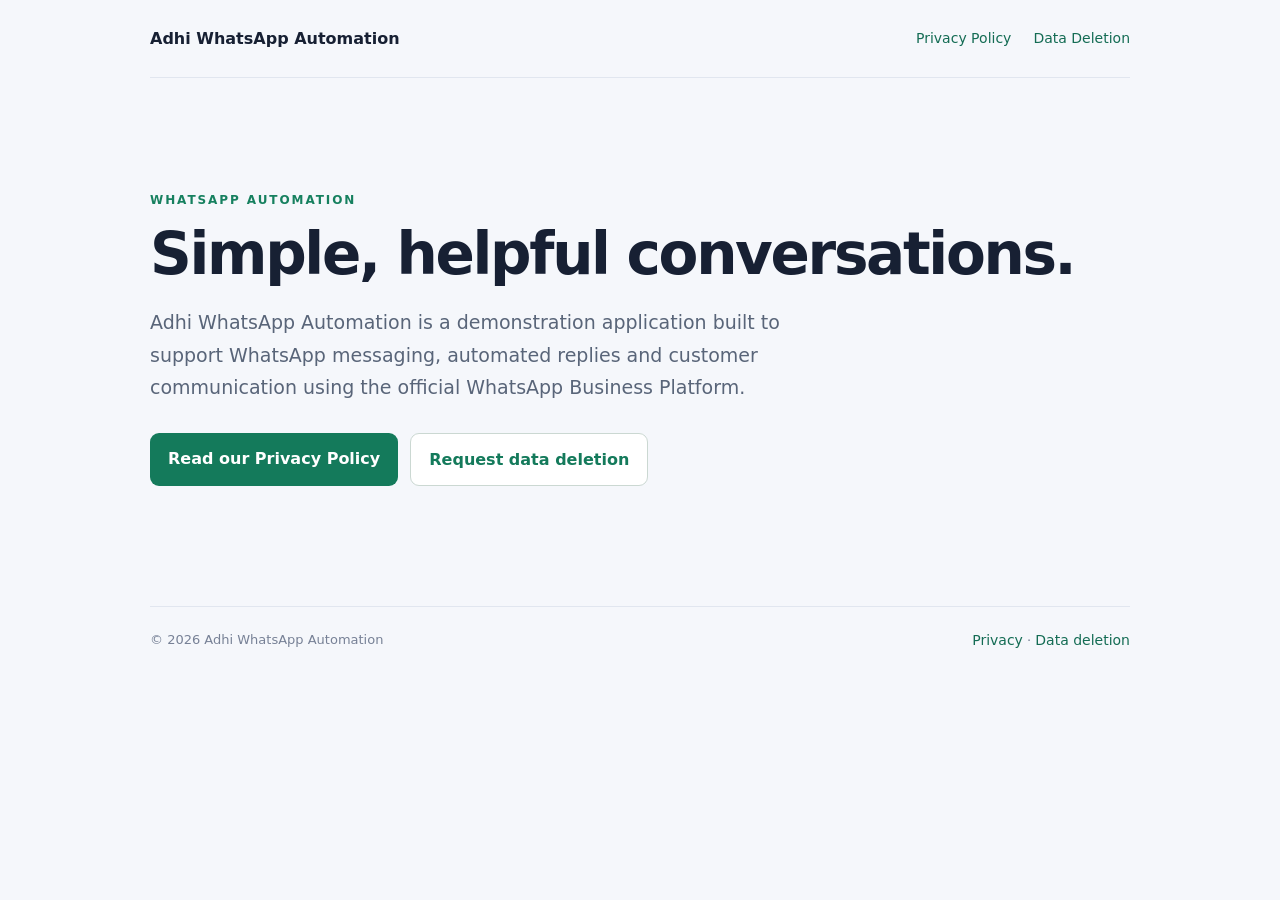
<file: index.html>
<!doctype html>
<html lang="en">
<head>
  <meta charset="utf-8"><meta name="viewport" content="width=device-width, initial-scale=1">
  <title>Adhi WhatsApp Automation</title><link rel="stylesheet" href="style.css">
</head>
<body>
<header class="wrap"><a class="brand" href="index.html">Adhi WhatsApp Automation</a><nav><a href="privacy-policy.html">Privacy Policy</a><a href="data-deletion.html">Data Deletion</a></nav></header>
<main class="hero wrap">
  <p class="eyebrow">WHATSAPP AUTOMATION</p>
  <h1>Simple, helpful conversations.</h1>
  <p class="lead">Adhi WhatsApp Automation is a demonstration application built to support WhatsApp messaging, automated replies and customer communication using the official WhatsApp Business Platform.</p>
  <div class="actions"><a class="button" href="privacy-policy.html">Read our Privacy Policy</a><a class="button secondary" href="data-deletion.html">Request data deletion</a></div>
</main>
<footer class="wrap"><span>© 2026 Adhi WhatsApp Automation</span><span><a href="privacy-policy.html">Privacy</a> · <a href="data-deletion.html">Data deletion</a></span></footer>
</body></html>
</file>
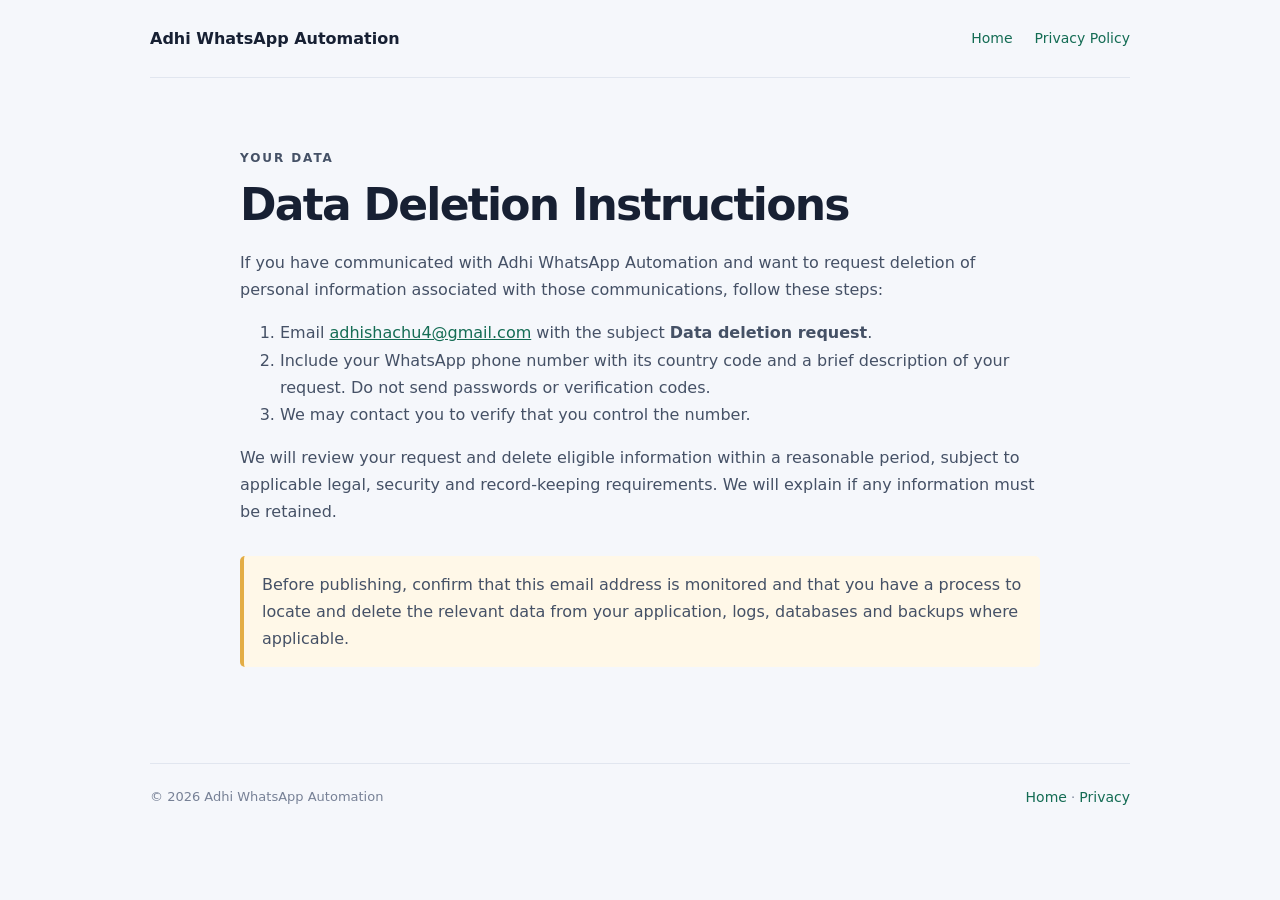
<file: data-deletion.html>
<!doctype html>
<html lang="en"><head><meta charset="utf-8"><meta name="viewport" content="width=device-width, initial-scale=1"><title>Data Deletion | Adhi WhatsApp Automation</title><link rel="stylesheet" href="style.css"></head>
<body><header class="wrap"><a class="brand" href="index.html">Adhi WhatsApp Automation</a><nav><a href="index.html">Home</a><a href="privacy-policy.html">Privacy Policy</a></nav></header>
<main class="content wrap"><p class="eyebrow">YOUR DATA</p><h1>Data Deletion Instructions</h1><p>If you have communicated with Adhi WhatsApp Automation and want to request deletion of personal information associated with those communications, follow these steps:</p>
<ol><li>Email <a href="mailto:adhishachu4@gmail.com?subject=Data%20deletion%20request">adhishachu4@gmail.com</a> with the subject <strong>Data deletion request</strong>.</li><li>Include your WhatsApp phone number with its country code and a brief description of your request. Do not send passwords or verification codes.</li><li>We may contact you to verify that you control the number.</li></ol>
<p>We will review your request and delete eligible information within a reasonable period, subject to applicable legal, security and record-keeping requirements. We will explain if any information must be retained.</p>
<p class="notice">Before publishing, confirm that this email address is monitored and that you have a process to locate and delete the relevant data from your application, logs, databases and backups where applicable.</p>
</main><footer class="wrap"><span>© 2026 Adhi WhatsApp Automation</span><span><a href="index.html">Home</a> · <a href="privacy-policy.html">Privacy</a></span></footer></body></html>
</file>
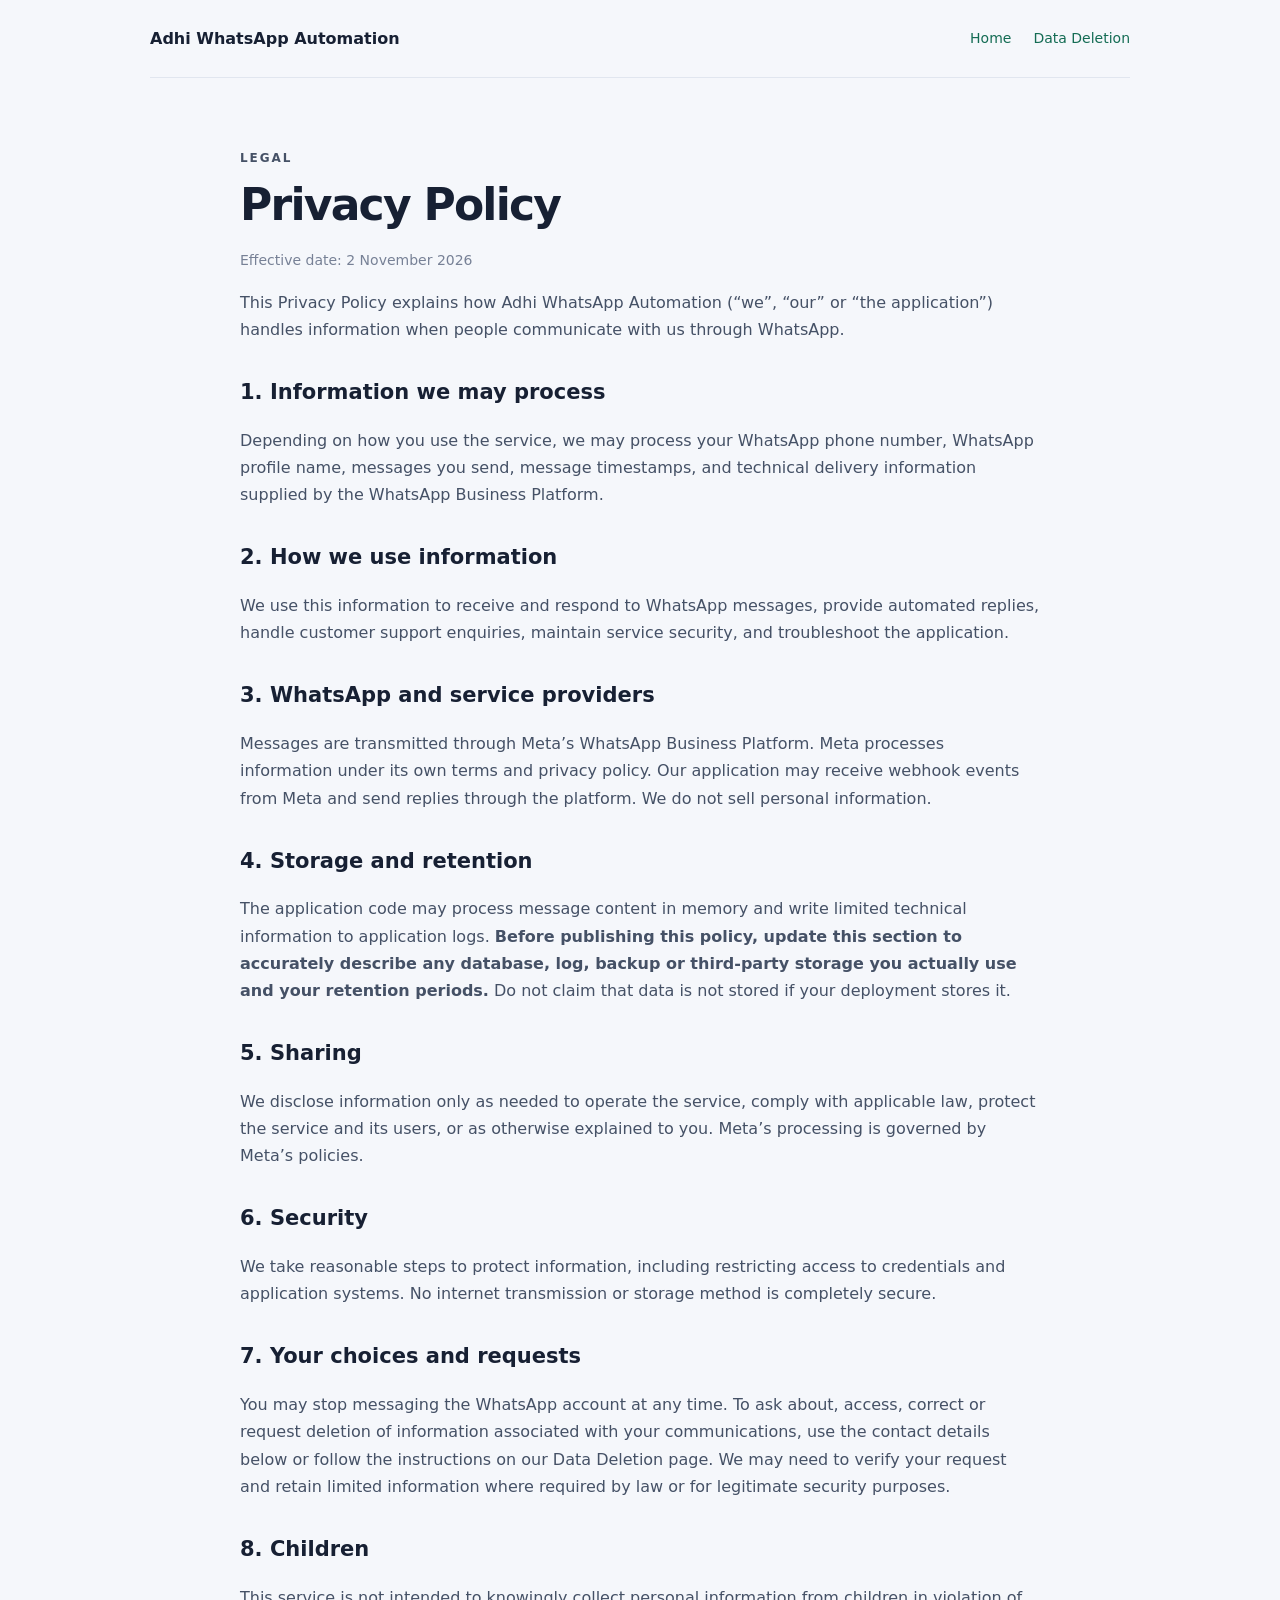
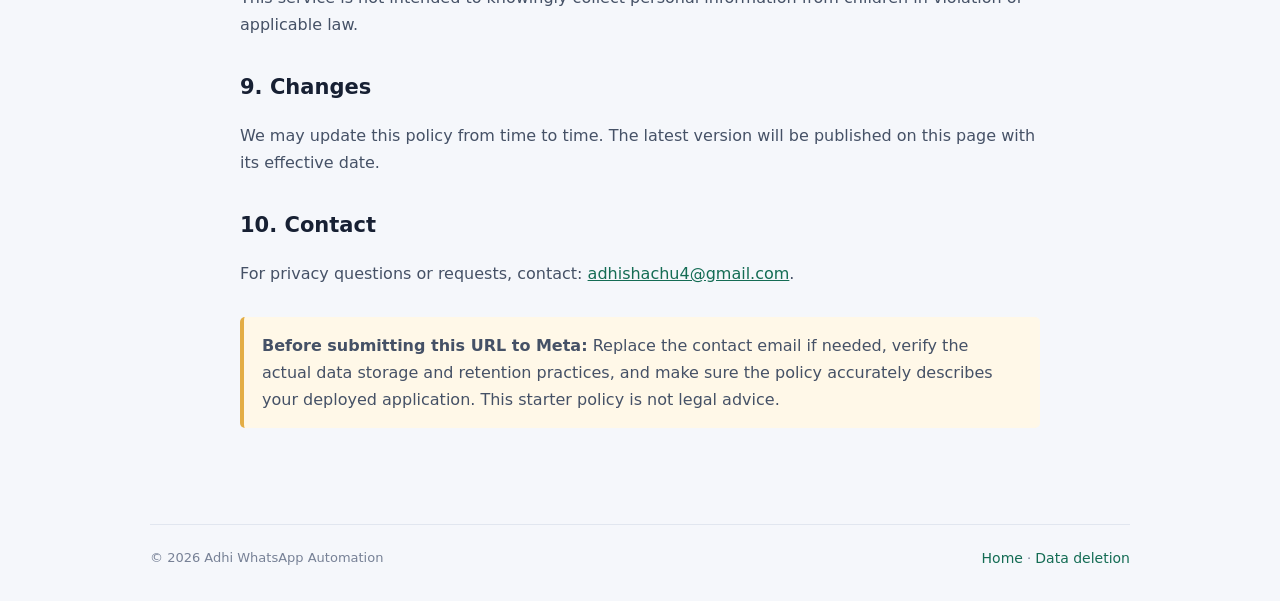
<file: privacy-policy.html>
<!doctype html>
<html lang="en"><head><meta charset="utf-8"><meta name="viewport" content="width=device-width, initial-scale=1"><title>Privacy Policy | Adhi WhatsApp Automation</title><link rel="stylesheet" href="style.css"></head>
<body><header class="wrap"><a class="brand" href="index.html">Adhi WhatsApp Automation</a><nav><a href="index.html">Home</a><a href="data-deletion.html">Data Deletion</a></nav></header>
<main class="content wrap"><p class="eyebrow">LEGAL</p><h1>Privacy Policy</h1><p class="muted">Effective date: 2 November 2026</p>
<p>This Privacy Policy explains how Adhi WhatsApp Automation (“we”, “our” or “the application”) handles information when people communicate with us through WhatsApp.</p>
<h2>1. Information we may process</h2><p>Depending on how you use the service, we may process your WhatsApp phone number, WhatsApp profile name, messages you send, message timestamps, and technical delivery information supplied by the WhatsApp Business Platform.</p>
<h2>2. How we use information</h2><p>We use this information to receive and respond to WhatsApp messages, provide automated replies, handle customer support enquiries, maintain service security, and troubleshoot the application.</p>
<h2>3. WhatsApp and service providers</h2><p>Messages are transmitted through Meta’s WhatsApp Business Platform. Meta processes information under its own terms and privacy policy. Our application may receive webhook events from Meta and send replies through the platform. We do not sell personal information.</p>
<h2>4. Storage and retention</h2><p>The application code may process message content in memory and write limited technical information to application logs. <strong>Before publishing this policy, update this section to accurately describe any database, log, backup or third-party storage you actually use and your retention periods.</strong> Do not claim that data is not stored if your deployment stores it.</p>
<h2>5. Sharing</h2><p>We disclose information only as needed to operate the service, comply with applicable law, protect the service and its users, or as otherwise explained to you. Meta’s processing is governed by Meta’s policies.</p>
<h2>6. Security</h2><p>We take reasonable steps to protect information, including restricting access to credentials and application systems. No internet transmission or storage method is completely secure.</p>
<h2>7. Your choices and requests</h2><p>You may stop messaging the WhatsApp account at any time. To ask about, access, correct or request deletion of information associated with your communications, use the contact details below or follow the instructions on our Data Deletion page. We may need to verify your request and retain limited information where required by law or for legitimate security purposes.</p>
<h2>8. Children</h2><p>This service is not intended to knowingly collect personal information from children in violation of applicable law.</p>
<h2>9. Changes</h2><p>We may update this policy from time to time. The latest version will be published on this page with its effective date.</p>
<h2>10. Contact</h2><p>For privacy questions or requests, contact: <a href="mailto:adhishachu4@gmail.com">adhishachu4@gmail.com</a>.</p>
<p class="notice"><strong>Before submitting this URL to Meta:</strong> Replace the contact email if needed, verify the actual data storage and retention practices, and make sure the policy accurately describes your deployed application. This starter policy is not legal advice.</p>
</main><footer class="wrap"><span>© 2026 Adhi WhatsApp Automation</span><span><a href="index.html">Home</a> · <a href="data-deletion.html">Data deletion</a></span></footer></body></html>
</file>
<file: style.css>
*{box-sizing:border-box}body{margin:0;background:#f5f7fb;color:#172033;font:16px/1.7 system-ui,-apple-system,Segoe UI,Roboto,sans-serif}.wrap{width:min(100% - 40px,980px);margin:auto}header{display:flex;justify-content:space-between;align-items:center;padding:25px 0;border-bottom:1px solid #e1e6ef}a{color:#146c54}.brand{font-weight:750;text-decoration:none;color:#172033}nav{display:flex;gap:22px}nav a,footer a{font-size:14px;text-decoration:none}.hero{padding:100px 0 120px}.eyebrow{font-size:12px;font-weight:800;letter-spacing:.16em;color:#16805f}.hero h1,.content h1{font-size:clamp(36px,6vw,58px);line-height:1.1;letter-spacing:-.04em;margin:12px 0 20px}.lead{max-width:680px;color:#596579;font-size:19px}.actions{display:flex;gap:12px;flex-wrap:wrap;margin-top:30px}.button{display:inline-block;background:#147a5b;color:white;padding:12px 18px;border-radius:9px;text-decoration:none;font-weight:650}.button.secondary{background:white;color:#147a5b;border:1px solid #cbd8d2}.content{max-width:800px;padding:58px 0 80px}.content h1{font-size:44px}.content h2{font-size:21px;margin:32px 0 8px}.content p,.content li{color:#455166}.muted{color:#778196!important;font-size:14px}.notice{background:#fff8e8;border-left:4px solid #e3ad45;padding:15px 18px;border-radius:5px;margin-top:30px}footer{display:flex;justify-content:space-between;gap:15px;padding:22px 0 30px;border-top:1px solid #e1e6ef;color:#778196;font-size:13px}@media(max-width:600px){header,footer{align-items:flex-start;flex-direction:column}nav{gap:16px}.hero{padding:70px 0}.content{padding-top:40px}}
</file>
